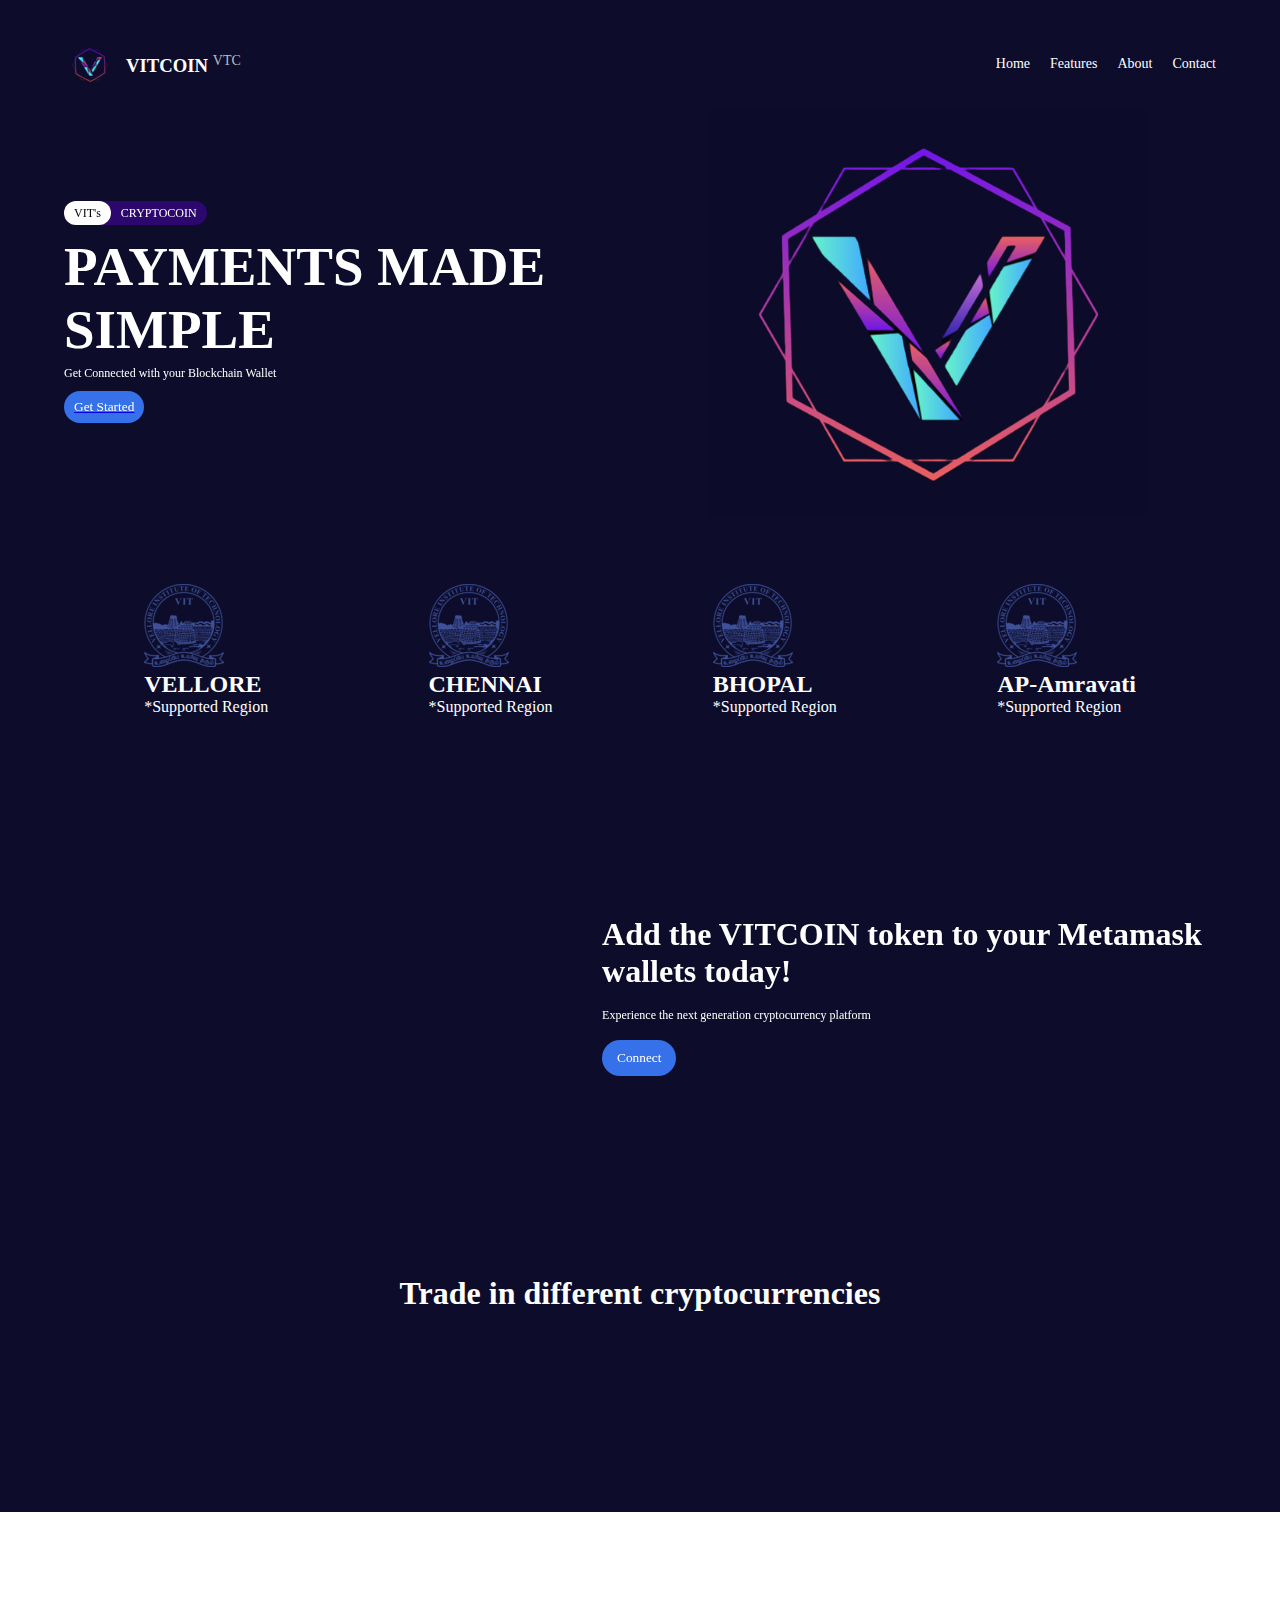
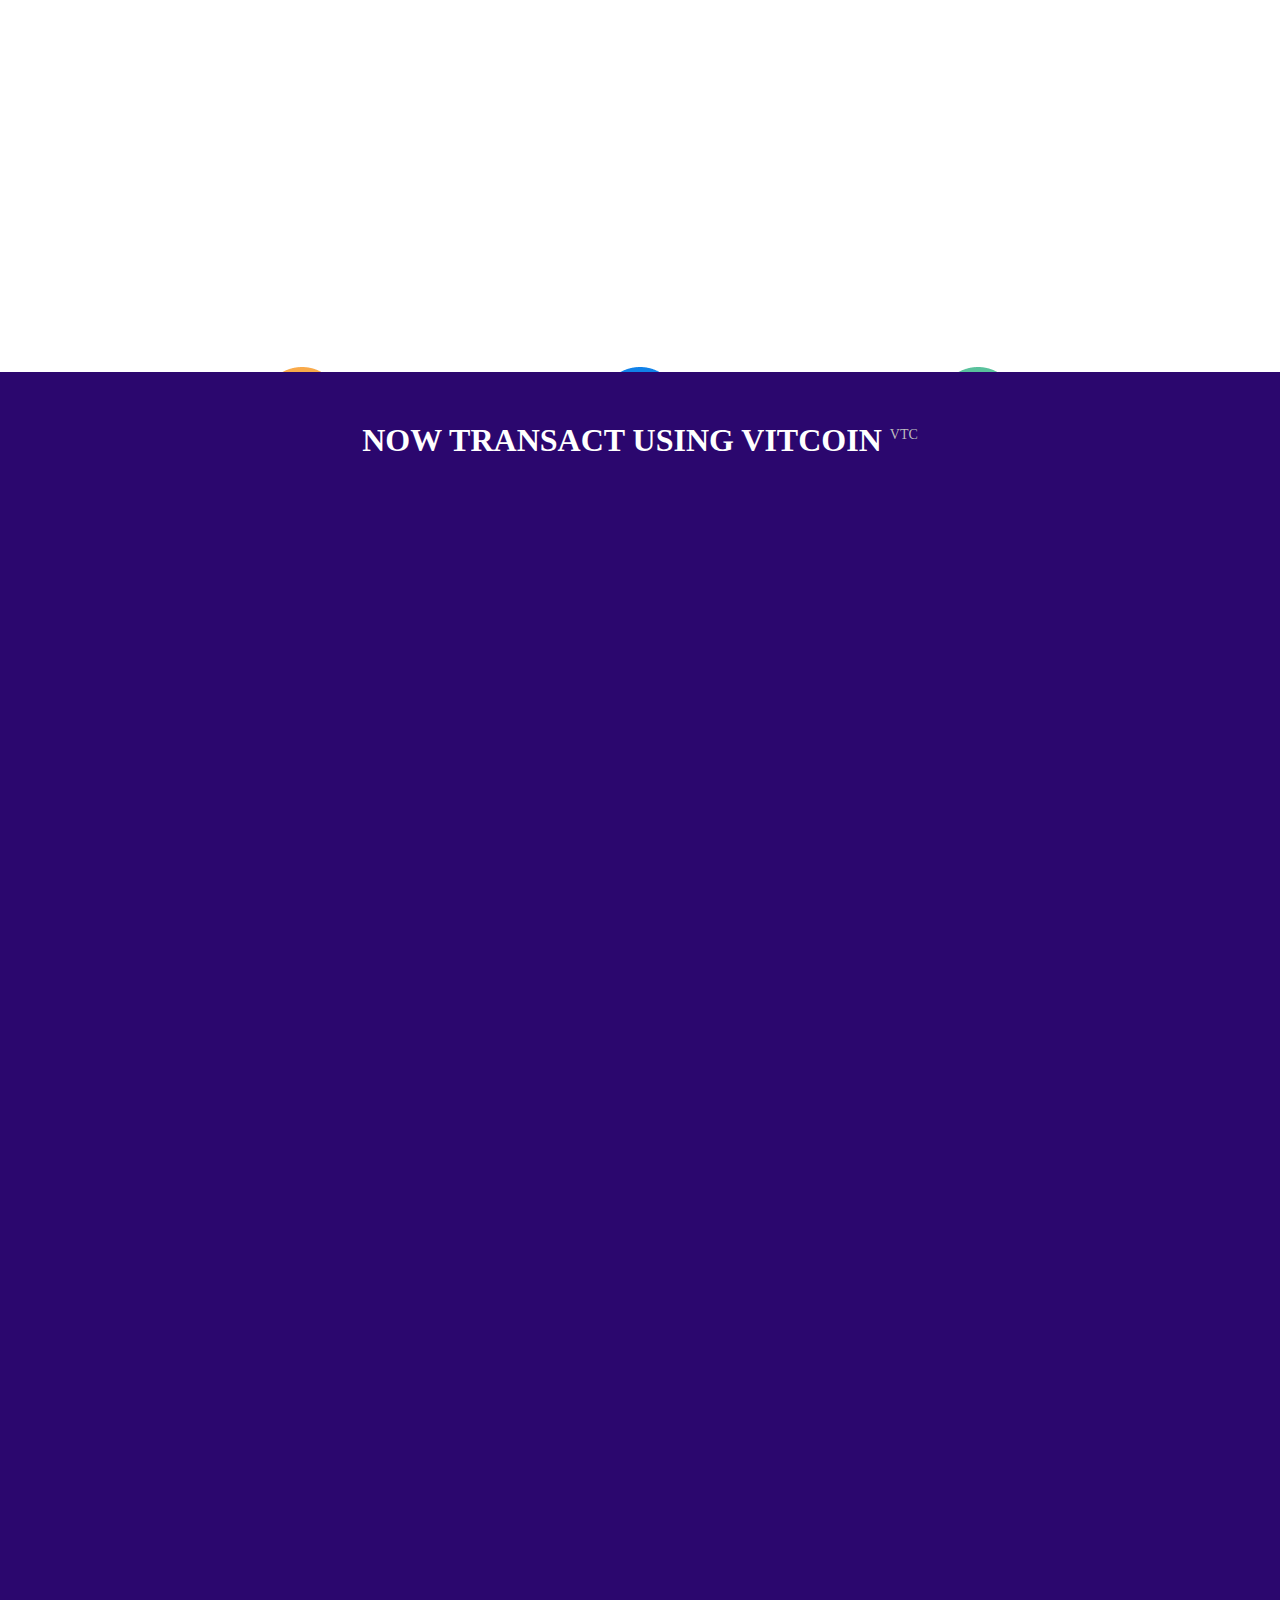
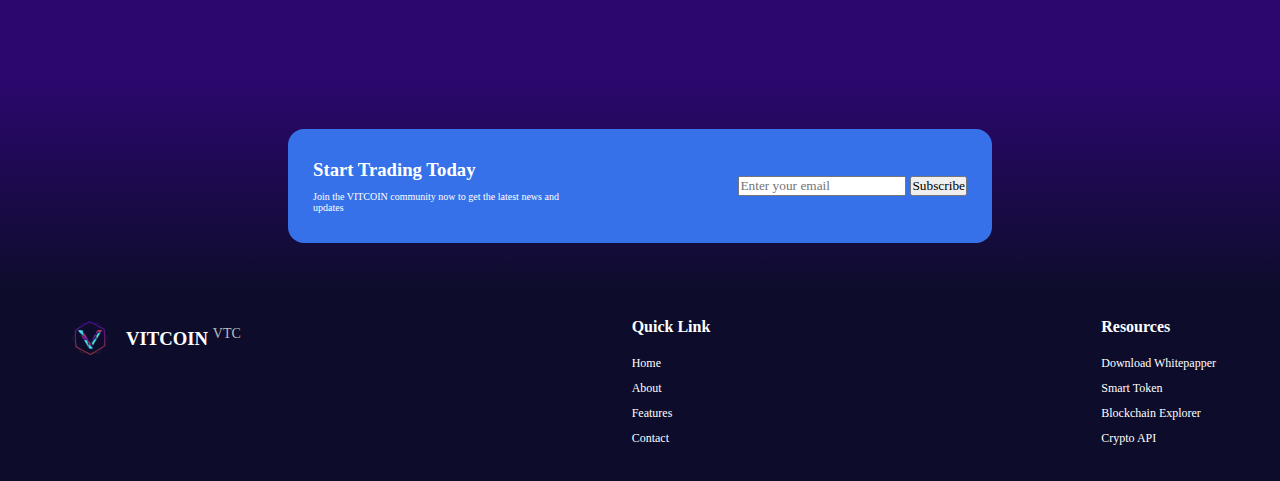
<file: Vitcoin/index.html>
<!DOCTYPE html>
<html lang="en">
<head>
     <meta charset="UTF-8">
     <meta http-equiv="X-UA-Compatible" content="IE=edge">
     <meta name="viewport" content="width=device-width, initial-scale=1.0">
     <title>VITCOIN</title>
     <link rel="shortcut icon" href="images/favicon.png" type="image/x-icon">
     <link rel="stylesheet" href="index.css">
     <script src="index.js" defer></script>
     <link rel="stylesheet" href="https://unpkg.com/aos@next/dist/aos.css" />
     <script>
          function subscribe() {
              alert("Thank you! You have been subscribed.");
          }
          </script>
</head>

<body>
     <header>
          <div class="header-content">
               <nav>
                    <div class="logo">
                         <img src="./images/Logo.png" alt="logo">
                         <h3> VITCOIN <sup>VTC</sup></h3>
                    </div>
                    <div class="links" id="links">
                         <a href="">Home</a>
                         <a href="#features">Features</a>
                         <a href="#about">About</a>
                         <a href="#contact">Contact</a>
                         <!-- <div class="form">
                              <a href="login.php">Login</a>
                              <p>|</p>
                              <a href="signup.php">Register</a>
                         </div> -->
                    </div>
                    <i class='Menu' id="Menu"></i>
                    <i class='closeBtn' id="closeBtn"></i>
               </nav>
               

               <div class="landing-page">
                    <div class="text" data-aos="slide-down">
                         <p><span>VIT's</span> CRYPTOCOIN</p>
                         <h1>PAYMENTS MADE SIMPLE </h1>
                         <p>Get Connected with your Blockchain Wallet</p>
                       <a href="connect.html"><button>Get Started</button></a>
                    </div>
                    <div class="image" data-aos="zoom-in">
                         <img src="./images/translogo.png" alt="">
                    </div>
               </div>
          </div>
     </header>

     <div class="why">
          <div class="why-content">
               <div class="figures">
                    <div class="Vellore">
                         <img src="./images/vit.png" alt="vit logo">
                         <div class="txt">
                              <h2>VELLORE</h2>
                              <p>*Supported Region</p>
                         </div>
                    </div>
                    <div class="Chennai">
                         <img src="./images/vit.png" alt="vit logo">
                         <div class="txt">
                              <h2>CHENNAI</h2>
                              <p>*Supported Region</p>
                         </div>
                    </div>
                    <div class="Bhopal">
                         <img src="./images/vit.png" alt="vit logo">
                         <div class="txt">
                              <h2>BHOPAL</h2>
                              <p>*Supported Region</p>
                         </div>
                    </div>
                    <div class="AP">
                         <img src="./images/vit.png" alt="vit logo">
                         <div class="txt">
                              <h2>AP-Amravati</h2>
                              <p>*Supported Region</p>
                         </div>
                    </div>
               </div>

               <div class="content">
                    <div class="image" data-aos="zoom-in">
                         <img src="./images/viteth.png" alt="">
                    </div>
                    <div class="text" data-aos="zoom-out">
                         <h1>Add the VITCOIN token to your Metamask wallets  today!</h1>
                         <p>Experience the next generation cryptocurrency platform</p>
                         <a href="addtoken.html"><button>Connect</button></a>
                    </div>
               </div>
          </div>
     </div>

     <div class="transaction" id="about" >
          <div class="transaction-content">
               <h1>Trade in different cryptocurrencies</h1>
               
          </div>

          <div class="payment" data-aos="zoom-in">
               <div class="inputs">
                   
                    <input type="text" id="cnv" placeholder="Enter the amount">
                    &nbsp&nbsp&nbsp&nbsp&nbsp&nbsp&nbsp
                   <input type="text" id="unt" placeholder="Enter the coversion unit(BTC/ETH/LTC)">
                   &nbsp&nbsp&nbsp&nbsp&nbsp&nbsp&nbsp
                   <input type="button" value="CONVERT" style="background-color:#2B076E;color:aliceblue " onclick="convertx()">
                   <script>
                    function convertx(){
                         vtc = document.getElementById('cnv').value;
                         unt = document.getElementById('unt').value;
                         x=parseInt(vtc);
                         if(unt=="BTC"||unt=="btc"){
                              vt = x/1366272;
                              document.getElementById('cnvr').innerHTML="<h3>"+vt+"<span style='color:grey'><sup>&nbspBTC</sup></span>";
                         }
                         if(unt=="LTC"||unt=="ltc"){
                              vt = x/4730;
                              document.getElementById('cnvr').innerHTML="<h3>"+vt+"<span style='color:grey'><sup>&nbspLTC</sup></span>";
                         }
                         if(unt=="ETH"||unt=="eth"){
                              vt = x/102311;
                              document.getElementById('cnvr').innerHTML="<h3>"+vt+"<span style='color:grey'><sup>&nbspETH</sup></span>";
                         }
                         
                    
                    }
                   </script>
               </div>
               
              <center> <div id="cnvr" style="position: relative; bottom:30px;color: blue;"></div> </center>
               <p>Powered by metamask</p>
               <h2>Estimated amount of alts for <span>VITCOIN</span> swap</h2>
               <p>100% Secured </p>
          </div>
     </div>

     <div class="crypto">
          <div class="crypto-content">
               <h1></h1>
               <div class="cryptocurrencies">
                    <div class="cryptocurrency bitcoin " id="bitcoin" data-aos="slide-up">
                         <img src="./images/btc.png" alt="bitcoin">
                         <h1> Bitcoin </h1>
                         <i class='btc-btn' id="btc-btn"></i>
                        <a href="https://bitcoin.org/en/"> <button class="changebtn" id="buy-btc">Buy in BTC</button></a>
                    </div>

                    <div class="cryptocurrency ethereum" id="ethereum" data-aos="slide-up">
                         <img src="./images/eth.png" alt="bitcoin">
                         <h1> Ethereum </h1>
                         <i class='eth-btn' id="eth-btn"></i>
                        <a href="https://ethereum.org/en/"> <button class="changebtn" id="buy-eth">Buy in ETH</button></a>
                    </div>

                    <div class="cryptocurrency litecoin" id="litecoin" data-aos="slide-up">
                         <img src="./images/lte.png" alt="bitcoin">
                         <h1> Litecoin </h1>
                         <i class='lte-btn' id="lte-btn"></i>
                         <a href="https://litecoin.com/en/"><button class="changebtn" id="buy-lte">Buy in LTC</button></a>
                    </div>
               </div>
          </div>
     </div>

     <div class="features" id="features">
          <div class="features-content">
               <h1> NOW  TRANSACT  USING   VITCOIN  <sup> VTC </sup></h1>
               <div class="invest-smart container">
                    <div class="text" data-aos="zoom-in">
                         <h2>Reliable payments infrastructure</h2>
                         <p>Vitcoin Payment Gateway offers 99.99% uptime and the best success rates in the industry. A customer gets 
                         to check out without having to try it more than once, and payment failures are almost non-existent. There 
                         would be no instance of money being debited and a payment being stuck; or similar experiences that leave 
                         customers frustrated.</p>
                         <a href="connect.html"> <button>Learn More</button> </a>
                    </div>
                    <div class="image" data-aos="flip-down">
                         <img src="1.jpg" alt="">
                    </div>
               </div>
               
               <div class="detailed-statistics container">
                    <div class="image" data-aos="flip-down">
                         <img src="3.jpg" alt="">
                    </div>
                    <div class="text" data-aos="zoom-in">
                         <h2> Get onboarded instantly </h2>
                         <p>Easily start transacting with Vitcoin by just connecting your metamask wallet and swapping some
                              Bitcoin or Ethereum or Litecoin for exchange of Vitcoin and you are ready to trade.
                         </p>
                        <a href="connect.html"> <button>Learn More</button></a>
                    </div>
               </div>
               
               <div class="grow-profit container">
                    <div class="text" data-aos="zoom-in">
                         <h2>It’s secure and safe to use</h2>
                         <p>Small and new online merchants are viewed with suspicion by their potential customers. Apart from payment 
                         failures, customers hold privacy concerns about sensitive payment data.Vitcoin Payment Gateway ensures security, 
                         and complies to all safety regulations. It has an SSL certificate that ensures users’ money is secure.</p>
                        <a href="connect.html"> <button>Learn More</button></a>
                    </div>
                    <div class="image" data-aos="flip-down">
                         <img src="2.jpg" alt="">
                    </div>
               </div>
          </div>
     </div>

     <div class="trading" id="contact">
          <div class="trading-content">
               <div class="text">
                    <h3>Start Trading Today</h3>
                    <p>Join the VITCOIN community now to get the latest news and updates</p>
               </div>
               <div class="form">
                    <form>
                    <input type="email" placeholder="Enter your email">
                    <input type="button" value="Subscribe" onclick="subscribe()" >
               </form>
               </div>
          </div>
     </div>

     <footer>
          <div class="footer-content">
               <div class="top">
                    <div class="logo">
                         <img src="./images/Logo.png" alt="logo">
                         <h3> VITCOIN <sup> VTC </sup></h3>
                    </div>
                    <div class="column">
                         <h3>Quick Link</h3>
                         <a href="">Home</a>
                         <a href="#about">About</a>
                         <a href="#features">Features</a>
                         <a href="#contact">Contact</a>
                    </div>
                    <div class="column">
                         <h3>Resources</h3>
                         <a href="https://www.allcryptowhitepapers.com/whitepaper-overview/">Download Whitepapper</a>
                         <a href="https://smarttokenlabs.com/">Smart Token</a>
                         <a href="https://blockchair.com/">Blockchain Explorer</a>
                         <a href="https://cryptoapis.io/">Crypto API</a>
                    </div>
               </div>
          </div>
     </footer>

     <!-- AOS -->
     <script src="https://unpkg.com/aos@next/dist/aos.js"></script>
     <script>
          AOS.init();
     </script>
</body>
</html>
</file>
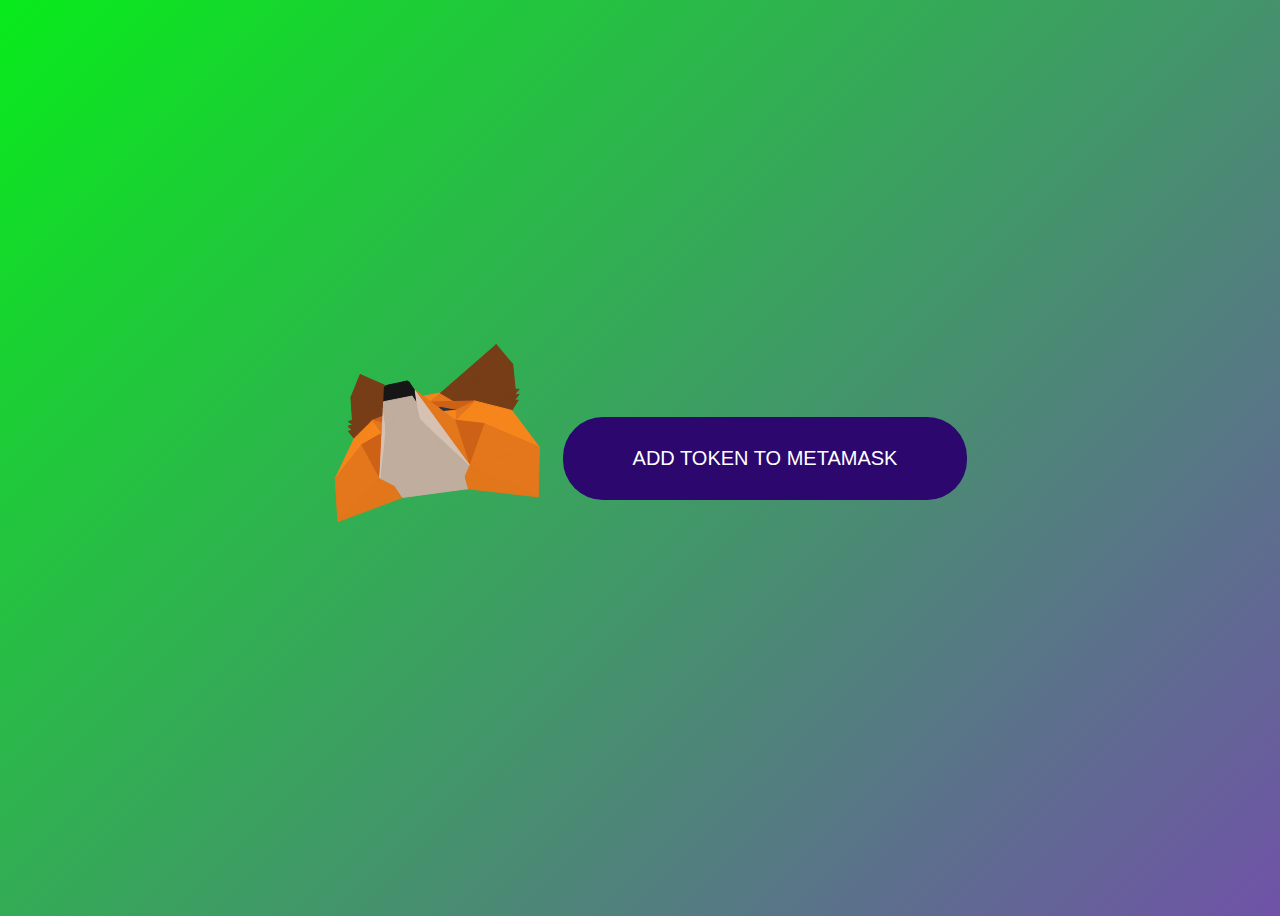
<file: Vitcoin/addtoken.html>
<html>
    <head> 
    <title>VITCOIN</title>
     <link rel="shortcut icon" href="images/favicon.png" type="image/x-icon">
     
    </head>
    <div id="logo-container"></div>
<link rel="stylesheet" href="addtoken.css">
<link rel="stylesheet" href="metamask.css">
</div>

<script src="metamask.js" defer></script>
<script src="addtoken.js" class="add"></script>
<button onclick="addTokenFunction()">Add Token To MetaMask</button>
</html>
</file>
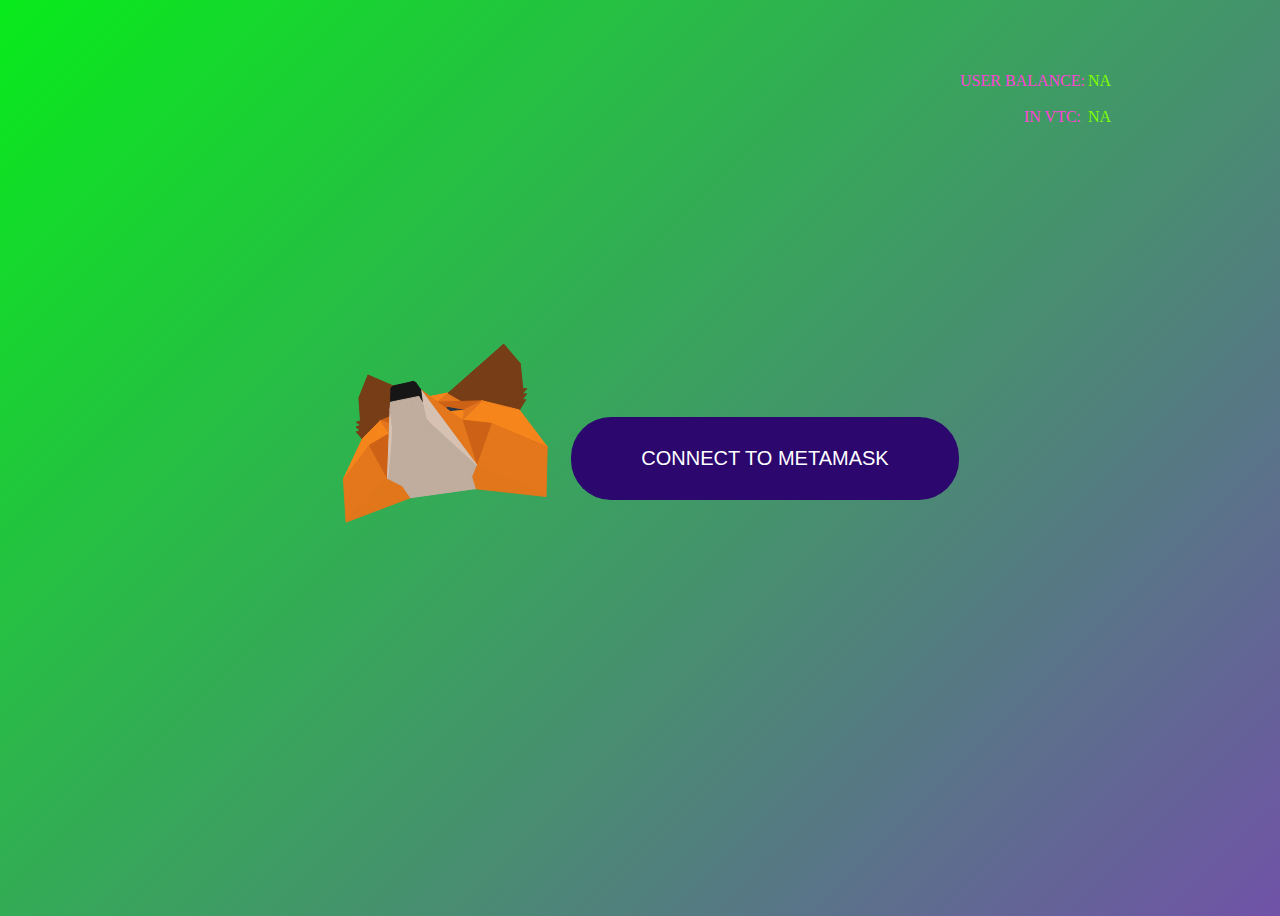
<file: Vitcoin/connect.html>
<html>
    <head> 
    <title>VITCOIN</title>
     <link rel="shortcut icon" href="images/favicon.png" type="image/x-icon">
     
    </head>
<div id="balance" style="position: absolute; left:75% ;bottom:90%;color: rgb(254, 67, 213);" >USER BALANCE:</div>   
<div id="vbalANCE" style="position: absolute; left:80% ;bottom:86%;color: rgb(254, 67, 213);" >IN VTC:</div>   
<div id="vbal" style="position: absolute; left:85% ;bottom:86%;color: chartreuse;">NA</div>
<div id="bal" style="position: absolute; left:85% ;bottom:90%;color: chartreuse;">NA</div>
<div id="transact" style="position: absolute; left: 85%;bottom:10%;color: chartreuse;"></div>
    <div id="logo-container"></div>
    
<link rel="stylesheet" href="addtoken.css">
<link rel="stylesheet" href="metamask.css">
</div>


<script src="metamask.js" defer></script>
<script src="addtoken.js" class="add"></script>
<button id="mtm" name="mtm">Connect To Metamask</button>
<script>document.getElementById('mtm').addEventListener('click', event => {
    let account;
    ethereum.request({method: 'eth_requestAccounts'}).then(accounts => {
      account = accounts[0];
      console.log(account);
   let button = event.target;
     button.textContent = account;
     ethereum.request({method: 'eth_getBalance' , params: [account, 'latest']}).then(result => {
  console.log(result);
  let wei = parseInt(result,16); 
let balance = wei / (10**18);
document.getElementById('bal').innerHTML=balance+" ETH";
vbal = balance*102311;
document.getElementById('vbal').innerHTML=vbal+"  VTC";
document.getElementById('transact').innerHTML="<h2><a href='transactions.html'>TRANSACT</a></h2>"



});
  
    });
  });
  
</script>
</file>
<file: Vitcoin/index.css>
:root{
     --color1: #0D0D2B;
     --color2: #2B076E;
     --color5: #3671E9;
     --color3: rgba(54, 114, 233, 0.5);
     --color4: #FFFFFF;
     --color6: linear-gradient(180deg, #F8F9FB 0%, #FAFBFF 100%);
     --color7: #828282;
     --color8: #BDBDBD;
     --color9: #E0E0E0;
     --color10: #F2F2F2;
}
*{
     margin: 0;
     padding: 0;
     box-sizing: border-box;
     font-family: 'rubik';
}

::-webkit-scrollbar{
     width: 5px;
}
::-webkit-scrollbar-track{
     background-color: var(--color8);
}
::-webkit-scrollbar-thumb{
     background-color: var(--color1);
     border-radius: 5px;
}
body{
     width: 100%;
     height: 100%;
}
body[data-aos-duration='4000'] [data-aos],
[data-aos][data-aos][data-aos-duration='4000'] {
     transition-duration: 3000ms;
}
body p, body a{
     font-weight: 300;
}
body button{
     outline: none;
     border: none;
     cursor: pointer;
}
body .logo,
body a{
     cursor: pointer;
}
body input[type='submit']{
     cursor: pointer;
}
header{
     background: var(--color1);
     color: var(--color4);
     padding: 45px 0;
}
header .header-content{
     max-width: 90%;
     margin: auto;
}
header .header-content h3 sup{
     font-size: 14px;
     color: var(--color8);
     font-weight: 500;
}
header .header-content nav{
     display: flex;
     align-items: center;
     justify-content: space-between;
}
header .header-content nav .logo{
     display: flex;
     align-items: center;
     gap: 10px;
}
header .header-content nav .links{
     display: flex;
     align-items: center;
     gap: 20px;
}
header .header-content nav .links a{
     text-decoration: none;
     color: var(--color4);
     font-weight: 400;
     font-size: 14px;
     border-bottom: 2px solid transparent;
}
header .header-content nav .links a:hover{
     border-bottom: 2px solid var(--color4);
}
header .header-content nav .links .form{
     display: flex;
     align-items: baseline;
     gap: 10px;
}
header .header-content nav .links .form a:last-child{
     background-color: var(--color5);
     color: var(--color4);
     border-radius: 18px;
     padding: 10px 18px;
}
header .header-content nav .links .form a:last-child:hover{
     border-bottom: none;
     background-color: var(--color2);
}
header .header-content nav i{
     font-size: 30px;
     display: none;
}
header .header-content .landing-page{
     display: flex;
     align-items: center;
}
header .header-content .landing-page .text{
     width: 50%;
}
header .header-content .landing-page .text p:first-child{
     display: flex;
     align-items: center;
     gap: 10px;
     background-color: var(--color2);
     border-radius: 15px;
     width: fit-content;
     padding: 10px;
     height: 1.55rem;
     padding-left: 0;
     font-size: 12px;
     margin-bottom: 10px;
}
header .header-content .landing-page .text p:first-child span{
     background-color: var(--color4);
     color: #000;
     border-radius: 15px;
     padding: 0 10px;
     height: 1.55rem;
     display: flex;
     align-items: center;
     font-weight: normal;
}
header .header-content .landing-page .text h1{
     font-size: 55px;
     margin-bottom: 5px;
}
header .header-content .landing-page .text p:nth-child(3){
     font-size: 12px;
     width: 65%;
     font-weight: 300;
     margin-bottom: 10px;
}
header .header-content .landing-page .text button{
     background-color: var(--color5);
     border-radius: 1.75rem;
     padding: 8px 10px;
     color: var(--color4);
     display: flex;
     align-items: center;
     gap: 7px;
}
header .header-content .landing-page .text button:hover{
     background-color: var(--color3);
}
header .header-content .landing-page .text button i{
     background-color: var(--color4);
     border-radius: 50%;
     padding: 5px;
     color: var(--color5);
}
header .header-content .landing-page .image{
     width: 50%;
}
header .header-content .landing-page .image img{
     width: 100%;
}
.why{
     background-color: var(--color1);
     color: var(--color4);
     position: relative;
     overflow: hidden;
}
.why .why-content{
     max-width: 90%;
     margin: auto;
     display: flex;
     flex-direction: column;
     gap: 100px;
}
.why .why-content .figures{
     display: flex;
     align-items: center;
     justify-content: space-around;
}
.why .why-content .figures .number{
     display: flex;
     align-items: center;
     gap: 10px;
}
.why .why-content .figures .number img{
     width: 25%;
}
.why .why-content .figures .number .txt p{
     font-size: 12px;
}
.why .why-content .content{
     display: flex;
     align-items: center;
     gap: 50px;
}
.why .why-content .content .image{
     width: 55%;
}
.why .why-content .content .image img{
     width: 100%;
}
.why .why-content .content .text h1{
     margin-bottom: 15px;
}
.why .why-content .content .text p{
     font-size: 12px;
     width: 55%;
     line-height: 20px;
     margin-bottom: 15px;
}
.why .why-content .content .text button{
     color: var(--color4);
     background-color: var(--color5);
     border-radius: 20px;
     padding: 10px 15px;
}
.why .why-content .content .text button:hover{
     background-color: var(--color3);
}
.transaction{
     background-color: var(--color1);
     position: relative;
}
.transaction .transaction-content{
     max-width: 50%;
     margin: auto;
     text-align: center;
     color: var(--color4);
     padding-top: 100px;
     padding-bottom: 200px;
}
.transaction .transaction-content h1 sup{
     font-size: 14px;
     color: var(--color8);
     font-weight: 500;
}
.transaction .payment{
     position: absolute;
     width: 55%;
     margin: auto;
     top:75%;
     left: 0;
     right: 0;
     background-color: var(--color4);
     box-shadow: 0px 1px 80px rgba(57, 23, 120, 0.25);
     border-radius: 1rem;
     padding: 25px;
}
.transaction .payment .inputs{
     margin-bottom: 50px;
     display: flex;
     align-items: center;
     justify-content: space-between;
}
.transaction .payment .inputs input[type='text']{
     width: 45%;
     padding: 10px;
     padding-bottom: 0;
     padding-left: 0;
     border: none;
     border-bottom: 1px solid var(--color7);
}
.transaction .payment .inputs select{
     width: 25%;
     padding: 10px;
     padding-bottom: 0;
     padding-left: 0;
     border: none;
     border-bottom: 1px solid var(--color7);
}
.transaction .payment .inputs input:focus{
     outline: none;
     border-bottom: 1px solid var(--color7);
}
.transaction .payment .inputs input[type='submit']{
     background-color: var(--color5);
     border-radius: 1rem;
     padding: 8px 12px;
     border: none;
     color: var(--color4);
}
.transaction .payment .inputs select:focus{
     outline: none;
}
.transaction .payment p:nth-child(2){
     color: var(--color5);
     font-size: 11px;
     font-weight: 500;
     margin-bottom: 1rem;
}
.transaction .payment h2{
     margin-bottom: 8px;
}
.transaction .payment span{
     color: var(--color5);
}
.transaction .payment p:nth-child(4){
     color: var(--color7);
     font-size: 13px;
}
.crypto .crypto-content{
     max-width: 90%;
     margin: auto;
}
.crypto .crypto-content > h1{
     width: 55%;
     text-align: center;
     line-height: 45px;
     padding: 200px 0 50px;
     margin: auto;
}
.crypto .crypto-content .cryptocurrencies{
     display: flex;
     justify-content: center;
     align-items: center;
     gap: 50px;
}
.crypto .crypto-content .cryptocurrency{
     text-align: center;
     width: 25%;
     border-radius: 15px;
     padding: 20px;
     margin-bottom: 25px;
     transition: 0.5s;
     cursor: pointer;
}
.crypto .crypto-content .cryptocurrency h1{
     font-size: 20px;
     margin: auto;
     width: fit-content;
     margin-bottom: 15px;
}
.crypto .crypto-content .cryptocurrency p{
     font-size: 12px;
     margin-bottom: 25px;
}
.crypto .crypto-content .cryptocurrency button{
     display: none;
     margin: auto;
     background-color: var(--color5);
     color: var(--color4);
     border-radius: 18px;
     padding: 10px 12px;
     border: none;
     cursor: pointer;
}
.crypto .crypto-content .cryptocurrency button{
     display: none;
}
.crypto .crypto-content .cryptocurrency button i{
     color: var(--color5);
     background-color: var(--color4);
     border-radius: 50%;
     padding: 3px;
}
.crypto .crypto-content .cryptocurrency > i{
     font-size: 20px;
     color: var(--color5);
     background-color: transparent;
     border: 2px solid var(--color8);
     padding: 8px;
     border-radius: 50%;
     width: fit-content;
     margin: auto;
}
.crypto .crypto-content .active{
     background-color: var(--color2);
     color: white;
}
.crypto .crypto-content .active button{
     display: block;
}
.crypto .crypto-content .active > i{
     display: none;
}
.features{
     background-color: var(--color2);
     position: relative;
     color: var(--color4);
     overflow: hidden;
     padding: 50px 0;
}


.features h1{
     text-align: center;
     width: 55%;
     margin: auto;
     margin-bottom: 45px;
}
.features h1 sup{
     font-size: 14px;
     color: var(--color8);
     font-weight: 500;
}
.features .invest-smart,
.features .grow-profit{
     margin: auto;
}
.features .container{
     max-width: 85%;
     display: flex;
     align-items: center;
     justify-content: space-between;
     gap: 50px;
     margin-bottom: 75px;
}
.features .container .text{
     width: 35%;
}
.features .container .text h2{
     margin-bottom: 20px;
}
.features .container .text p{
     font-size: 12px;
     margin-bottom: 20px;
}
.features .container .image{
     width: 50%;
}
.features .container .text button{
     background-color: var(--color5);
     border-radius: 1rem;
     padding: 10px 12px;
     color: var(--color4);
     font-size: 12px;
     border: none;
}
.features .container .text button:hover{
     background-color: var(--color3);
}
.features .container .image img{
     width: 100%;
}
.trading{
     background: linear-gradient(180deg, #2B076E 0%, #0D0D2B 100%);
     background-repeat: no-repeat;
     background-size: cover;
     padding: 50px 0;
}
.trading .trading-content{
     width: 55%;
     margin: auto;
     border-radius: 1rem;
     padding: 30px 25px;
     display: flex;
     align-items: center;
     justify-content: space-between;
     background: var(--color5);
     color: var(--color4);
     position: relative;
     overflow: hidden;
}

.trading .trading-content .text{
     width: 42%;
}
.trading .trading-content .text h3{
     margin-bottom: 10px;
}
.trading .trading-content .text p{
     font-size: 10px;
}
.trading .trading-content .form{
     display: flex;
     align-items: center;
     gap: 25px;
}
.trading .trading-content .form input[type='text']{
     background-color: transparent;
     border: none;
     border-bottom: 1px solid var(--color4);
     padding: 2px;
}
.trading-content .form input[type='text']::placeholder{
     color: var(--color4);
     font-size: 10px;
}
.trading .trading-content .form input[type='submit']{
     border: none;
     border-radius: 1rem;
     font-size: 10px;
     background-color: var(--color4);
     color: black;
     padding: 8px 12px;
     font-weight: 600;
}
.trading .trading-content .form input:focus{
     outline: none;
     caret-color: white;
}
footer{
     background: var(--color1);
     padding: 25px 0;
     color: var(--color4);
}
footer .footer-content{
     max-width: 90%;
     margin: auto;
     display: flex;
     flex-direction: column;
     gap: 45px;
}
footer .footer-content .top{
     display: flex;
     justify-content: space-between;
}
footer .footer-content .top .logo{
     display: flex;
     height: fit-content;
     align-items: center;
     gap: 10px;
}
footer .footer-content .top .logo h3{
     font-family: 'inter';
}
footer .footer-content .top .logo h3 sup{
     font-size: 14px;
     color: var(--color8);
     font-weight: 500;
}
footer .footer-content .top .column h3{
     margin-bottom: 20px;
     font-size: 1rem;
}
footer .footer-content .top .column a{
     display: block;
     text-decoration: none;
     color: var(--color4);
     margin-bottom: 10px;
     font-size: 12px;
}
footer .footer-content .top .column a:hover{
     color: var(--color5);
}
</file>
<file: Vitcoin/addtoken.css>
body
{
  background-image: url("./images/Logo.png");
  height:100vh;
  display:flex;
  justify-content:center;
  align-items:center;
  overflow:hidden;
  
background: rgb(85,0,255);
background: linear-gradient(90deg, rgba(85,0,255,1) 35%, rgba(214,0,255,1) 100%);

}

button
{
  background-color: #2B076E;
  background-size: 200% 200%;
  border:none;
  padding:30px 70px;
  border-radius:40px;
  color:#fff;
  font-size:20px;
  text-transform:uppercase;
    transition:ease-in all .5s;
  animation:button infinite alternate 5s;
}
button:hover
{
  cursor:pointer;
  background-color: rgb(24, 198, 166);
  color: blue;
}

@keyframes button
{
  0% {		background-position: 0% 50%;
}
  100% {		background-position: 100% 70%;
}
}
body {
	background: linear-gradient(-45deg, #f2ea05, #e60a5e, #931fd6, #08eb1b);
	background-size: 400% 400%;
	animation: gradient 5s ease infinite;
	height: 100vh;
}


@keyframes gradient {
	0% {
		background-position: 0% 50%;
	}
	50% {
		background-position: 100% 50%;
	}
	100% {
		background-position: 0% 50%;
	}
}
</file>
<file: Vitcoin/metamask.css>
#logo-container svg {
    width: 250px;
    height: auto;
  }
  
  @media only screen and (max-width: 768px) {
    #logo-container svg {
      width: 150px;
      height: auto;
    }  
  }
</file>
